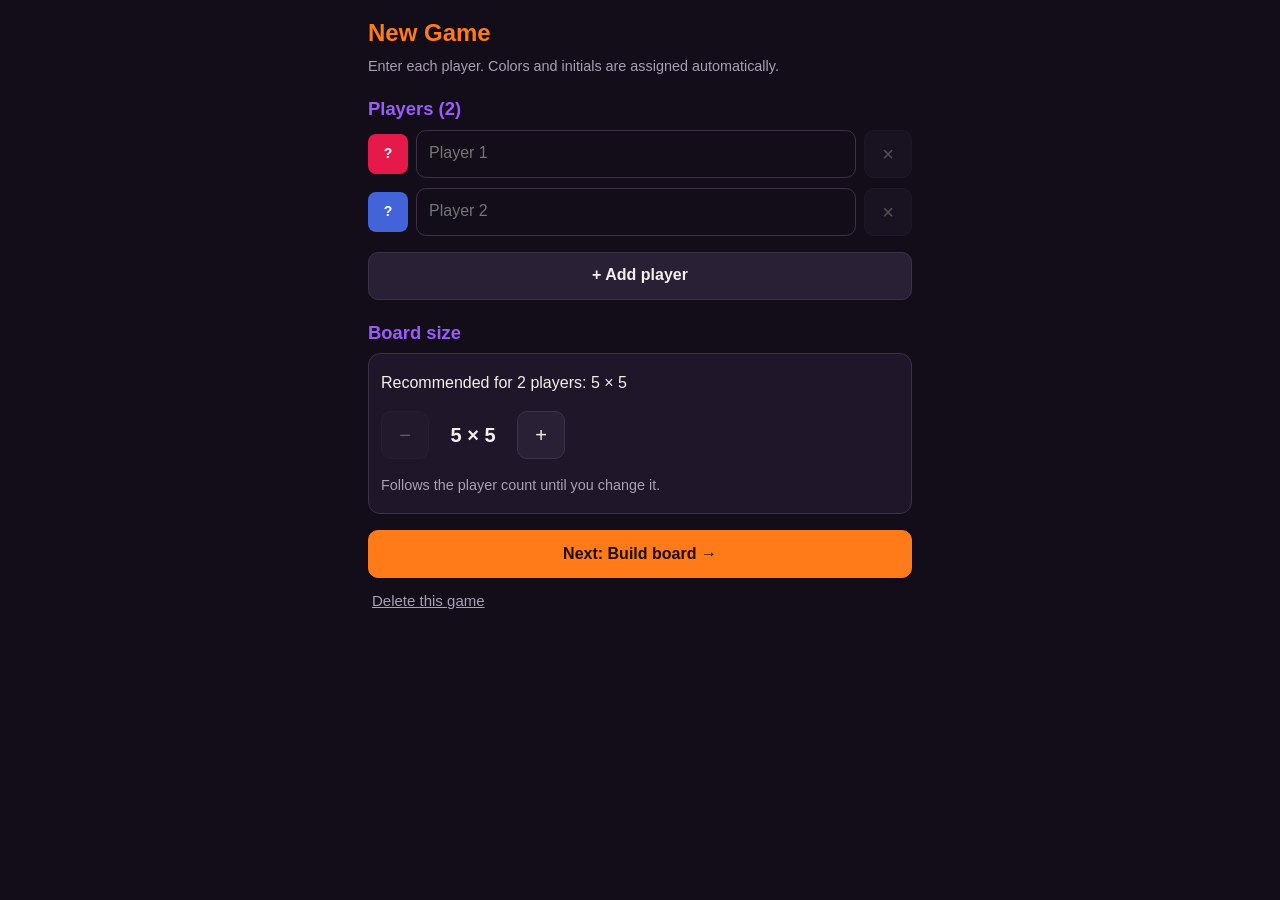
<file: index.html>
<!doctype html>
<html lang="en">
<head>
  <meta charset="utf-8">
  <meta name="viewport" content="width=device-width, initial-scale=1, viewport-fit=cover">
  <meta name="theme-color" content="#120d18">
  <meta name="apple-mobile-web-app-capable" content="yes">
  <meta name="mobile-web-app-capable" content="yes">
  <meta name="apple-mobile-web-app-status-bar-style" content="black-translucent">
  <meta name="apple-mobile-web-app-title" content="Bar Bingo">
  <title>Halloween Bar Bingo</title>
  <link rel="stylesheet" href="css/styles.css">
</head>
<body>
  <main id="app"></main>
  <dialog id="sheet" class="sheet"></dialog>
  <noscript><p class="notice">Halloween Bar Bingo needs JavaScript turned on.</p></noscript>
  <script type="module" src="js/app.js"></script>
</body>
</html>
</file>
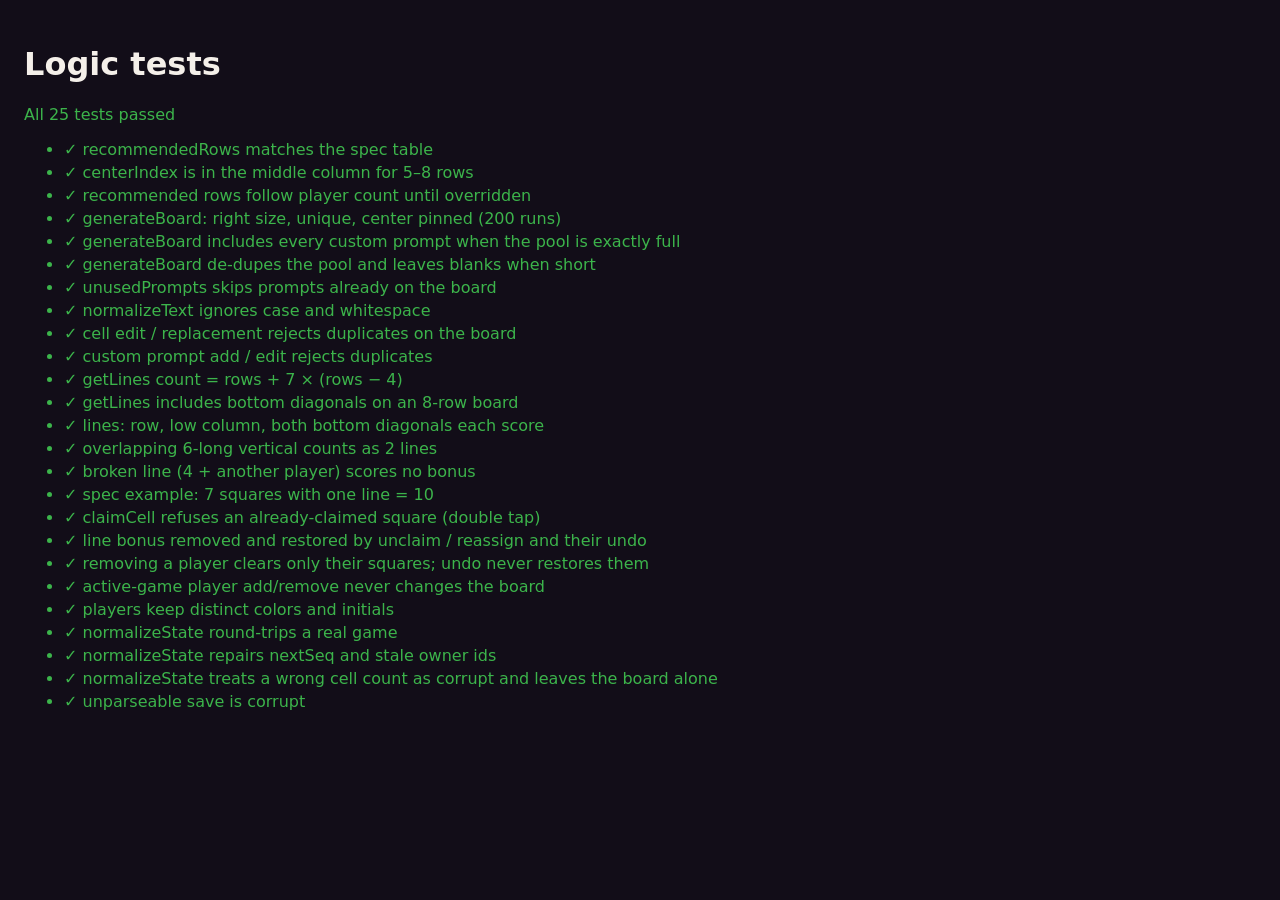
<file: tests.html>
<!doctype html>
<html lang="en">
<head>
  <meta charset="utf-8">
  <meta name="viewport" content="width=device-width, initial-scale=1">
  <title>Bingo Logic Tests</title>
  <style>
    body { font-family: system-ui, sans-serif; background: #120d18; color: #f4efe9; padding: 16px; }
    .pass { color: #3cb44b; }
    .fail { color: #ff5c5c; font-weight: 700; }
    li { margin: 4px 0; }
  </style>
</head>
<body>
  <h1>Logic tests</h1>
  <p id="summary">Running…</p>
  <ul id="results"></ul>
  <script type="module" src="js/tests.js"></script>
</body>
</html>
</file>
<file: css/styles.css>
:root {
  --bg: #120d18;
  --surface: #1f1729;
  --surface-2: #2a2036;
  --border: #3d3049;
  --text: #f4efe9;
  --muted: #a99fb5;
  --orange: #ff7a18;
  --purple: #9b5cff;
  --danger: #ff5c5c;
  --gap: 4px;
  --pad: 8px;
  color-scheme: dark;
}

* { box-sizing: border-box; }

html { -webkit-text-size-adjust: 100%; }

body {
  margin: 0;
  background: var(--bg);
  color: var(--text);
  font-family: -apple-system, BlinkMacSystemFont, "Segoe UI", Roboto, sans-serif;
  font-size: 16px;
  line-height: 1.4;
}

main {
  max-width: 560px;
  margin: 0 auto;
  padding: calc(var(--pad) + env(safe-area-inset-top)) calc(var(--pad) + env(safe-area-inset-right))
    calc(24px + env(safe-area-inset-bottom)) calc(var(--pad) + env(safe-area-inset-left));
}

main.has-bar { padding-bottom: calc(88px + env(safe-area-inset-bottom)); }

h1 { font-size: 1.5rem; margin: 8px 0 4px; color: var(--orange); }
h2 { font-size: 1.15rem; margin: 20px 0 8px; color: var(--purple); }
p { margin: 6px 0; }
.muted { color: var(--muted); font-size: 0.9rem; }
.error { color: var(--danger); font-weight: 600; }
.error:empty { display: none; }

button, input, textarea { font: inherit; color: inherit; }

button, .cell { touch-action: manipulation; -webkit-tap-highlight-color: transparent; }

/* ---------- Buttons ---------- */

.btn {
  display: flex;
  align-items: center;
  justify-content: center;
  gap: 6px;
  min-height: 48px;
  padding: 8px 16px;
  border-radius: 10px;
  border: 1px solid var(--border);
  background: var(--surface-2);
  font-size: 16px;
  font-weight: 600;
  cursor: pointer;
}
.btn.primary { background: var(--orange); border-color: var(--orange); color: #1a0f00; }
.btn.danger { color: var(--danger); border-color: var(--danger); background: transparent; }
.btn.small { min-height: 40px; padding: 6px 12px; font-size: 15px; }
.btn:disabled { opacity: 0.4; cursor: default; }
.btn.block { width: 100%; }

.link-btn {
  background: none;
  border: none;
  color: var(--muted);
  text-decoration: underline;
  padding: 12px 4px;
  font-size: 15px;
  cursor: pointer;
}

.row { display: flex; gap: 8px; align-items: center; }
.row > .grow { flex: 1; }
.stack { display: grid; gap: 10px; }
.actions { display: flex; gap: 8px; margin-top: 16px; }
.actions > * { flex: 1; }

.card {
  background: var(--surface);
  border: 1px solid var(--border);
  border-radius: 12px;
  padding: 12px;
}

.banner {
  background: var(--danger);
  color: #fff;
  font-weight: 700;
  padding: 10px 12px;
  border-radius: 10px;
  margin-bottom: 8px;
}
.banner.edit {
  background: var(--purple);
  display: flex;
  align-items: center;
  justify-content: space-between;
  gap: 8px;
}

/* ---------- Inputs ---------- */

input[type="text"], textarea {
  width: 100%;
  min-height: 48px;
  padding: 10px 12px;
  border-radius: 10px;
  border: 1px solid var(--border);
  background: var(--bg);
  font-size: 16px; /* 16px stops iOS zooming in on focus */
}
textarea { min-height: 88px; resize: vertical; }
input:focus, textarea:focus { outline: 2px solid var(--orange); outline-offset: 1px; }

label.check { display: flex; gap: 10px; align-items: center; min-height: 44px; }
label.check input { width: 22px; height: 22px; }

/* ---------- Player chips ---------- */

.swatch {
  flex: none;
  display: inline-flex;
  align-items: center;
  justify-content: center;
  min-width: 40px;
  height: 40px;
  padding: 0 4px;
  border-radius: 8px;
  font-weight: 800;
  font-size: 14px;
}
.swatch.mini { min-width: 28px; height: 28px; font-size: 12px; border-radius: 6px; }

.player-row { display: flex; gap: 8px; align-items: center; }
.player-row input { flex: 1; }
.icon-btn {
  flex: none;
  width: 48px;
  height: 48px;
  border-radius: 10px;
  border: 1px solid var(--border);
  background: var(--surface-2);
  font-size: 20px;
  cursor: pointer;
}
.icon-btn:disabled { opacity: 0.3; }

.stepper { display: flex; align-items: center; gap: 12px; }
.stepper .value { font-size: 1.25rem; font-weight: 700; min-width: 64px; text-align: center; }

/* ---------- Scoreboard ---------- */

.scoreboard {
  display: grid;
  grid-template-columns: repeat(auto-fill, minmax(104px, 1fr));
  gap: 6px;
  margin-bottom: 8px;
}
.score {
  display: flex;
  align-items: center;
  gap: 6px;
  padding: 4px 6px;
  border-radius: 8px;
  background: var(--surface);
  border: 1px solid var(--border);
  min-width: 0;
}
.score .name { font-size: 13px; white-space: nowrap; overflow: hidden; text-overflow: ellipsis; }
.score .total { font-size: 18px; font-weight: 800; line-height: 1; }
.score .breakdown { font-size: 11px; color: var(--muted); }
.score .info { min-width: 0; display: grid; }

/* ---------- Board ---------- */

.board {
  display: grid;
  grid-template-columns: repeat(5, minmax(0, 1fr));
  gap: var(--gap);
}

.cell {
  position: relative;
  display: flex;
  align-items: center;
  justify-content: center;
  min-height: 72px;
  padding: 6px 3px;
  border-radius: 8px;
  border: 1px solid #6b3f1c;
  background: var(--surface);
  color: var(--text);
  font-size: 11.5px;
  line-height: 1.2;
  text-align: center;
  overflow-wrap: anywhere;
  hyphens: auto;
  cursor: pointer;
}
.cell .text {
  display: -webkit-box;
  -webkit-line-clamp: 4;
  -webkit-box-orient: vertical;
  overflow: hidden;
}
.cell.center { border: 2px dashed var(--purple); }
.cell.blank .text { color: var(--muted); font-style: italic; }
.cell.owned { border-color: transparent; padding-top: 16px; }
.cell.in-line { box-shadow: inset 0 0 0 3px rgba(0, 0, 0, 0.55), 0 0 0 2px var(--text); }
.cell .badge {
  position: absolute;
  top: 2px;
  right: 4px;
  font-size: 11px;
  font-weight: 900;
  letter-spacing: 0.02em;
}
div.cell { cursor: default; }

/* ---------- Bottom action bar ---------- */

.bar {
  position: fixed;
  left: 0;
  right: 0;
  bottom: 0;
  display: flex;
  gap: 8px;
  padding: 8px calc(8px + env(safe-area-inset-right)) calc(8px + env(safe-area-inset-bottom))
    calc(8px + env(safe-area-inset-left));
  background: rgba(18, 13, 24, 0.96);
  border-top: 1px solid var(--border);
}
.bar > * { flex: 1; max-width: 200px; }
.bar { justify-content: center; }
.bar .btn { flex-direction: column; gap: 0; line-height: 1.15; padding: 6px 8px; min-height: 56px; }
.bar .sub {
  font-size: 11px;
  font-weight: 400;
  color: var(--muted);
  max-width: 100%;
  white-space: nowrap;
  overflow: hidden;
  text-overflow: ellipsis;
}

/* ---------- Bottom sheet ---------- */

dialog.sheet {
  margin: auto auto 0;
  width: 100%;
  max-width: 560px;
  max-height: 85vh;
  max-height: 85dvh;
  padding: 0;
  border: 0;
  border-radius: 16px 16px 0 0;
  background: var(--surface);
  color: var(--text);
}
dialog.sheet::backdrop { background: rgba(0, 0, 0, 0.65); }
.sheet-inner {
  display: grid;
  gap: 10px;
  padding: 16px 16px calc(16px + env(safe-area-inset-bottom));
  overflow-y: auto;
  max-height: 85vh;
  max-height: 85dvh;
}
.sheet-inner h2 { margin: 0; color: var(--text); font-size: 1.1rem; }
.sheet-label { margin: 6px 0 0; font-size: 0.85rem; color: var(--muted); text-transform: uppercase; letter-spacing: 0.04em; }

.player-grid { display: grid; grid-template-columns: 1fr 1fr; gap: 8px; }
.player-btn {
  display: flex;
  align-items: center;
  gap: 8px;
  min-height: 52px;
  padding: 6px 10px;
  border: 0;
  border-radius: 10px;
  font-size: 16px;
  font-weight: 700;
  text-align: left;
  cursor: pointer;
  min-width: 0;
}
.player-btn .initials { font-weight: 900; font-size: 13px; opacity: 0.9; }
.player-btn .pname { overflow: hidden; text-overflow: ellipsis; white-space: nowrap; }

.option-list { display: grid; gap: 6px; }
.option {
  min-height: 44px;
  padding: 8px 12px;
  border-radius: 8px;
  border: 1px solid var(--border);
  background: var(--surface-2);
  text-align: left;
  font-size: 15px;
  cursor: pointer;
}

/* ---------- Lists ---------- */

.list { list-style: none; margin: 0; padding: 0; display: grid; gap: 6px; }
.list li {
  display: flex;
  align-items: center;
  gap: 8px;
  padding: 8px 10px;
  border-radius: 8px;
  background: var(--surface);
  border: 1px solid var(--border);
}
.list li .grow { flex: 1; min-width: 0; overflow-wrap: anywhere; }
.list .seq { color: var(--muted); font-size: 13px; min-width: 2.2em; }

.standings li { padding: 10px; }
.standings .rank { font-size: 1.3rem; font-weight: 800; min-width: 1.6em; color: var(--orange); }
.standings .total { font-size: 1.4rem; font-weight: 800; }

.landing { text-align: center; padding-top: 12vh; }
.landing .pumpkin { font-size: 64px; }
.landing .stack { max-width: 320px; margin: 24px auto 0; }

details summary { min-height: 44px; display: flex; align-items: center; cursor: pointer; color: var(--purple); font-weight: 600; }
</file>
